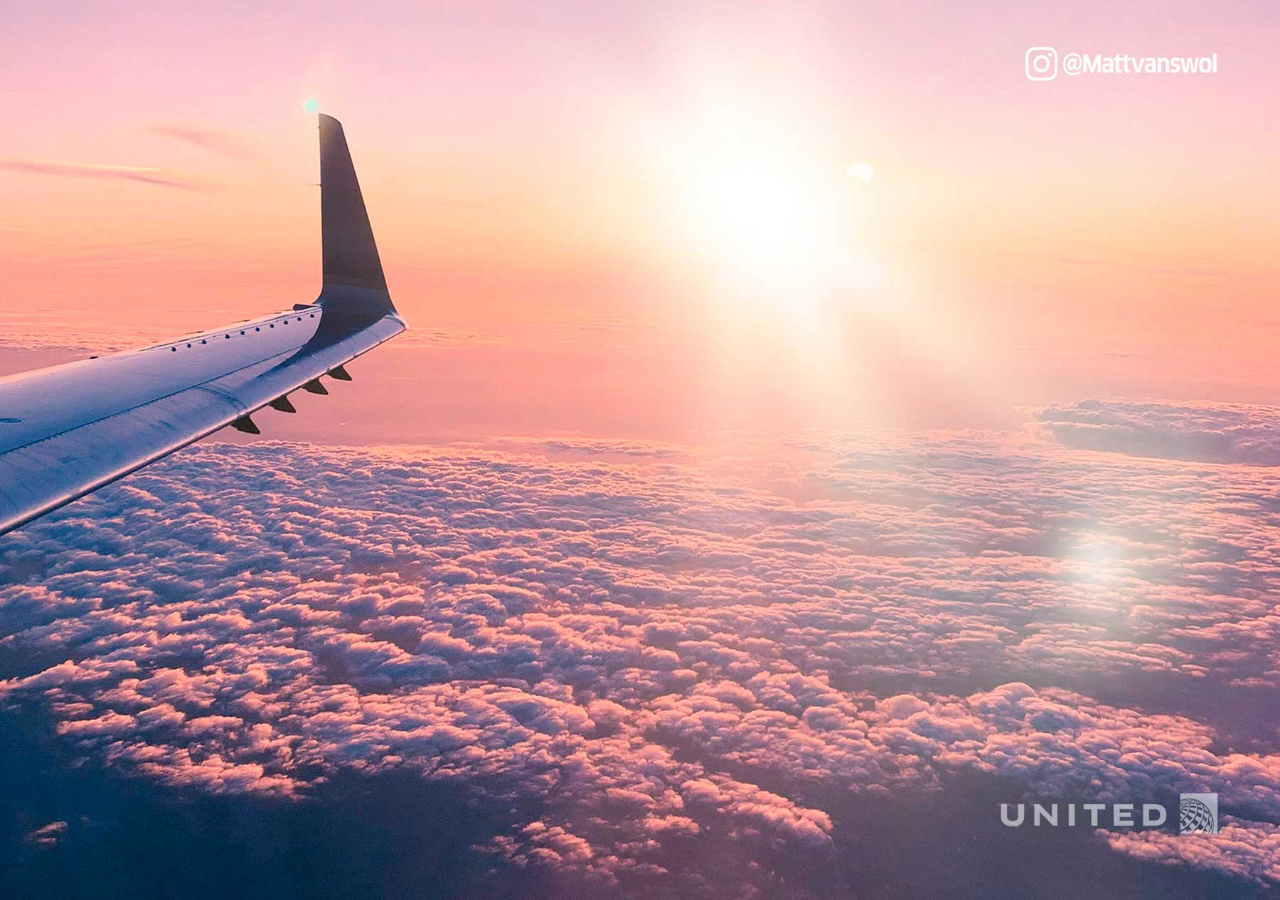
<file: index.html>
<html lang="en">
<head>
    <meta charset="UTF-8">
    <meta http-equiv="X-UA-Compatible" content="IE=edge">
    <meta name="viewport" content="width=device-width, initial-scale=1.0">
    <title>Registration : Simple Travel</title>
	<!-- I Like font awesome!-->
	<link rel="stylesheet" href="https://cdnjs.cloudflare.com/ajax/libs/font-awesome/4.7.0/css/font-awesome.min.css">
	<link href="styles.css" rel="stylesheet" type="text/css">
	<script src="https://ajax.googleapis.com/ajax/libs/jquery/3.5.1/jquery.min.js"></script>
    <script src="scripts.js" type="text/javascript"></script>
</head>
<body>

    <div id = "registration" class="form_wrapper">
		<div class="form_container">
		  <div class="title_container">
			<h1>Simple Travel </h1>
			<h2>Registration</h2>
		  </div>
		  <div class="row clearfix">
			<div class="">
				<!-- Found this technique for forms online:
						On submit, runs form validation function
						If fails (false), shows one or more error messages
						If succeeds (true) navigate to next page, tripPlanner.html
						POST : Very important or stores sensitive data (PASSWORD) in web url! -->
			  <form name="RegistrationForm" onsubmit="return validateRegistrationForm(); return false;" method="POST" action="tripPlanner.html">

				<!-- Removed the 'required' attribute from original template, so I could make my own validation-->  
				<!-- changed type from email to text from original template, so I could make my own validation-->
				<div class="row clearfix">

					<div class="col_half">
					  <div class="input_field"> <span><i aria-hidden="true" class="fa fa-user"></i></span>
						<input type="text" id="first_name" name="name" placeholder="First Name" />
					  </div>
					  <!-- ALL INVALID CLASS ERROR MESSAGES - Stay hidden unless fail validation-->
					  <p class="invalid invalid_entry_register" id="invalid_first_name" style="display:none;"></p>
					</div>

					<div class="col_half">
					  <div class="input_field"> <span><i aria-hidden="true" class="fa fa-user"></i></span>
						<input type="text" id="last_name" name="name" placeholder="Last Name" />
					  </div>
					  <p class="invalid invalid_entry_register" id="invalid_last_name" style="display:none;"></p>
					</div>
				</div> 

				<!--Auto changes to lower case on update-->
				<div class="input_field"> <span><i aria-hidden="true" class="fa fa-envelope"></i></span>
				<input type="text" id= "email" name="email" placeholder="Email"  onchange="toLower(this)"/>
				</div>
				<p class="invalid invalid_entry_register" id="invalid_email" style="display:none;"></p>

				

				<div class="input_field"> <span><i aria-hidden="true" class="fa fa-lock"></i></span>
				  <input type="password" id= "password1" name="password" placeholder="Password"/>
				</div>
				<p class="invalid invalid_entry_register" id="invalid_password1" style="display:none;"></p>

				<div class="input_field"> <span><i aria-hidden="true" class="fa fa-lock"></i></span>
				  <input type="password" id= "password2"  name="password" placeholder="Re-type Password" />
				</div>
				<p class="invalid invalid_entry_register" id="invalid_password2" style="display:none;"></p>

				  <div class="input_field checkbox_option">
					  <input type="checkbox" id="terms">
					  <label for="terms">I agree with terms and conditions</label>
				  </div>
				  <p class="invalid invalid_entry_register" id="invalid_terms" style="display:none;"> </p>

				  <div class="input_field checkbox_option">
					  <input type="checkbox" id="newsletter" >
					  <label for="newsletter">I want to receive the newsletter</label>
				  </div>
				<input class="button" type="submit" value="Register"/>
			  </form>
			</div>
		  </div>
		</div>
	  </div>

</body>
</html>
</file>
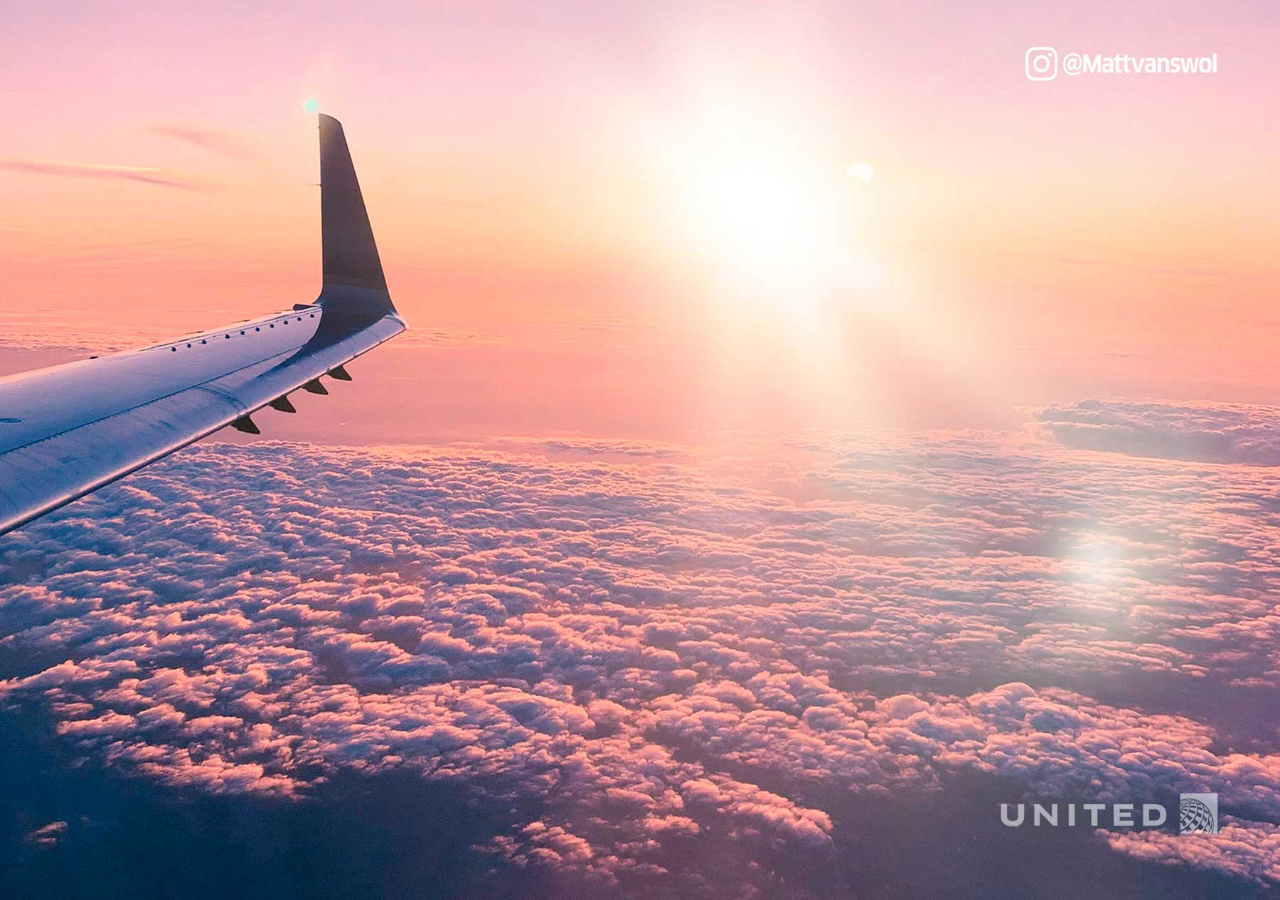
<file: success.html>
<html lang="en">
<head>
    <meta charset="UTF-8">
    <meta http-equiv="X-UA-Compatible" content="IE=edge">
    <meta name="viewport" content="width=device-width, initial-scale=1.0">
    <title>Registration : Simple Travel</title>
	  <link rel="stylesheet" href="https://cdnjs.cloudflare.com/ajax/libs/font-awesome/4.7.0/css/font-awesome.min.css">
	  <link href="styles.css" rel="stylesheet" type="text/css">
	  <script src="https://ajax.googleapis.com/ajax/libs/jquery/3.5.1/jquery.min.js"></script>
    <script src="scripts.js" type="text/javascript"></script>
</head>
<body>

    <!-- Changed this to a div, while keeping the same css-->
    <div id = "success" class="form_wrapper">
		<div class="form_container">
		  <div class="title_container">
            <h1>Simple Travel </h1>
			<h2></h2>
		  </div>
		  <div class="row clearfix">
			<div class="">

			  <div name="SuccessForm">

                <!-- Text Fields here are populated from various data collected on 2 previous pages
                See Scrips-->
                <div class="row " style="text-align: center;">
                    <h3 id = "success_message1"></h3> 
                </div>
                <br/>

                <div class="row " style="text-align: center;">
                    <h3 id = "success_message2"></h3> 
                </div>

                <div class="separator"></div>

                <div class="row" style="text-align: center;">
                    <p> Thank you and have a nice day</p>
                </div >

              </div>
			</div>
		  </div>
		</div>
	  </div>


    <!-- Run this code on page load. See scripts -->
      <script type="text/javascript">
        window.addEventListener("load", function(){
          runSucess();
        });
    </script>
</body>
</html>
</file>
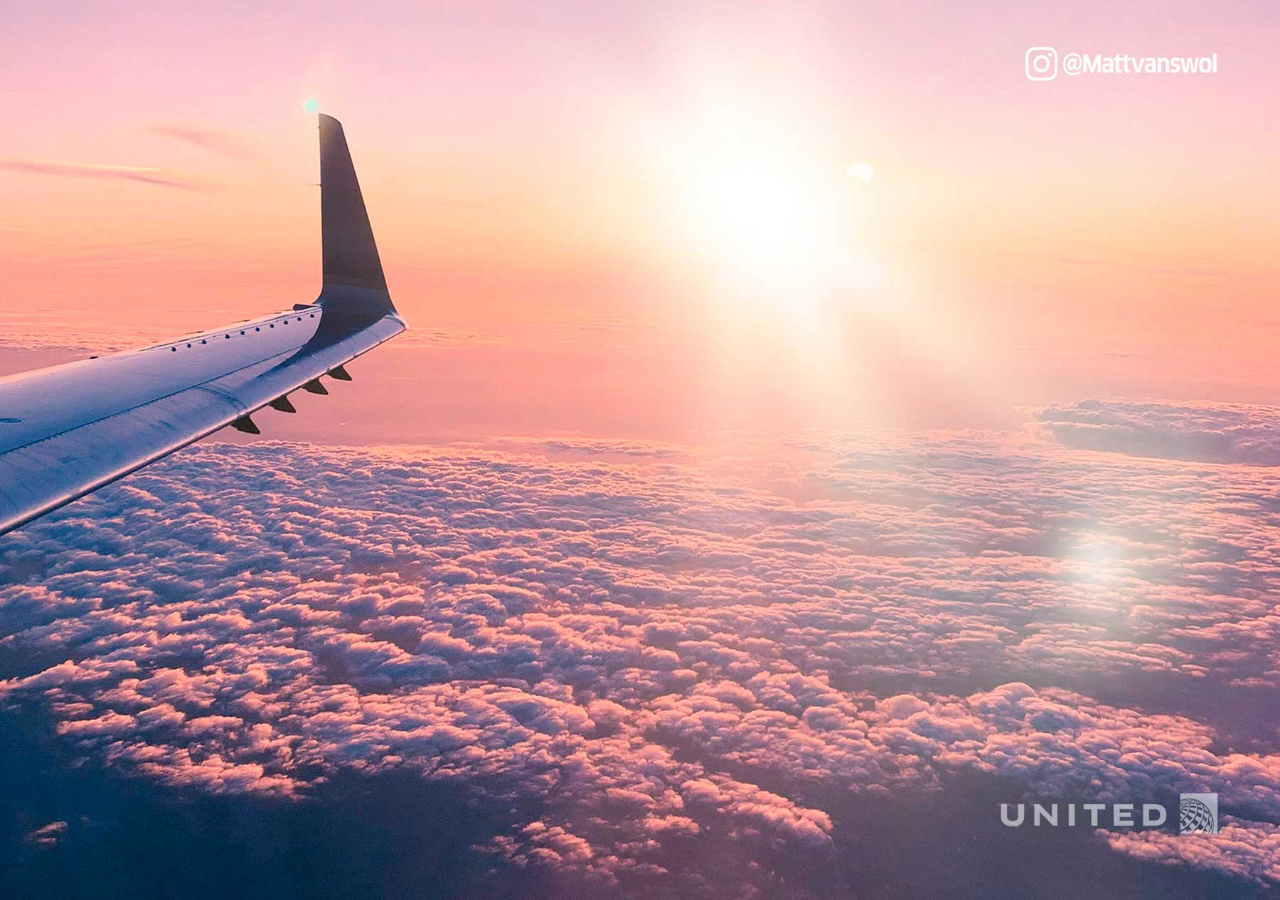
<file: tripPlanner.html>
<html lang="en">
<head>
    <meta charset="UTF-8">
    <meta http-equiv="X-UA-Compatible" content="IE=edge">
    <meta name="viewport" content="width=device-width, initial-scale=1.0">
    <title>Trip Planner : Simple Travel</title>
	<link rel="stylesheet" href="https://cdnjs.cloudflare.com/ajax/libs/font-awesome/4.7.0/css/font-awesome.min.css">
	<link href="styles.css" rel="stylesheet" type="text/css">
	<script src="https://ajax.googleapis.com/ajax/libs/jquery/3.5.1/jquery.min.js"></script>
    <script src="scripts.js" type="text/javascript"></script>
</head>
<body>


    <div id = "planning" class="form_wrapper">
		<div class="form_container">
		  <div class="title_container">
            <h1>Simple Travel </h1>
			<h2>Trip Planner </h2>
		  </div>
		  <div class="row clearfix">
			<div class="">

			  <form name="PlaningForm" onsubmit="return validatePlanningForm(); return false;" method="POST" action="success.html">
                <div class="row ">

                    <div class="col_half">
                        <h2 id = "greeting_message"></h2> 
                    </div>
                    <div class="col_half">
                        <div class="input_field select_option">
                            <!--Changes background on update-->
                            <select onchange="changeAdventure()" id=adventure>
                                <option name= "travel" value = 0> Select an Adventure</option>
                                <option name= "tropical" value = 1> Tropical</option>
                                <option name= "frozen" value = 2> Frozen</option>
                                <option name= "beachy" value = 3> Beachy</option>
                                <option name= "temperate" value = 4> Temperate</option>
                                <option name= "mountany" value = 5> Mountany</option>
                                <option name= "desert" value = 6> Desert</option>
                            </select>
                            <div class="select_arrow"></div>
                        </div>
                    </div>
                </div>

                
                <h3>Base </h3>
                <div class="row clearfix">
                    <p class="invalid invalid_entry_plan" id="invalid_base_cost" style="display:none;"></p>
                    
                    <div class="col_third">
                        <div class="input_field"> <span><i aria-hidden="true" class="fa fa-user"></i></span>
                            <input type="number" id= "adult" name="adult" placeholder="Number of Adults" oninput="calculateBase()"/>
                        </div>
                    </div>
                    <div class="col_third">
                        <div class="input_field"> <span><i aria-hidden="true" class="fa fa-child"></i></span>
                            <input type="number" id= "child" name="child" placeholder="Number of Children" oninput="calculateBase()" />
                        </div>
                    </div>
                    <div class="col_third">
                        <div class="input_field"> <span><i aria-hidden="true" class="fa fa-bed"></i></span>
                            <input type="number" id= "room" name="room" placeholder="Number of Rooms" oninput="calculateBase()" />
                        </div>
                    </div>
                    <div class=sub_total>
                        
                        <h4 id="base_cost">Base Cost: $0.00</h4>
                    </div>
                </div>

                <h3>Options </h3>
                <!-- Options are a Multiplier that are affected to the Base cost to calculate total cost-->
                <div class="row clearfix">
                    <p class="invalid invalid_entry_plan" id="invalid_option_modifier" style="display:none;"></p>
                    <div class="col_half">
                        <div class="input_field select_option">
                            <select onchange="calculateOption()" id=duration>
                                <option value = 0> Select a Duration</option>
                                <option value = 1> 1 Week ( 1 X Base Cost)</option>
                                <option value = 2> 2 Week ( 2 X Base Cost)</option>
                                <option value = 3> 3 Week ( 3 X Base Cost)</option>
                                <option value = 4> 4 Week ( 4 X Base Cost)</option>
                            </select>
                            <div class="select_arrow"></div>
                        </div>
                    </div>
                    <div class="col_half">
                        <div class="input_field select_option">
                            <select onchange="calculateOption()" id="service">
                                <option value = 0> Select a Service</option>
                                <option value = 1> 3 Stars ( 1 X Base Cost)</option>
                                <option value = 1.5> 4 Stars ( 1.5 X Base Cost)</option>
                                <option value = 3> 5 Stars ( 3 X Base Cost)</option>
                            </select>
                            <div class="select_arrow"></div>
                        </div>
                    </div>

                    <div class=sub_total>
                        <h4 id = "option_modifier">Options Modifier: X 0</h4>
                    </div>
                </div>

                <!-- Extras single items added to total cost
                    //USING HTML NAME ATTRIBUTE TO STORE ITEM COSTS!!!!!
                    // Not a solution I would use in a real project (didactic purposes only)
                    // using a database, price data would be stored in an appropriate fiels.-->

                <h3>Extras</h3>
                <div id = "extra_container" class="row clearfix">


                    <!--- Changed my mind
                        Extra Checkboxes are now created dynamically on load from a function and data from the scripts page.
                        Other than the data being local, this is much closer to how a modern website functions.
                        One down side: Their value (checked, not checked) are not stored when reloading the page
                        Unlike the other fields-->

                    <!--
                    <div class="col_third">
                        <div class="input_field checkbox_option">
                            <input name="475.95" class= "extra" type="checkbox" id="car" onchange="calculateExtra(this.id)">
                            <label for="car">Car Rental ( $475.95)</label>
                        </div>
                    </div>
                    <div class="col_third">
                        <div class="input_field checkbox_option">
                            <input name="905.75" class= "extra" type="checkbox" id="1st_class" onchange="calculateExtra()">
                            <label for="1st_class">1st Class Flight ( $905.75)</label>
                        </div>
                    </div>
                    <div class="col_third">
                        <div class="input_field checkbox_option">
                            <input name="237.95" class= "extra" type="checkbox" id="golf" onchange="calculateExtra()">
                            <label for="golf">Golf Course  ( $237.95)</label>
                        </div>
                    </div>
                    <div class="col_third">
                        <div class="input_field checkbox_option">
                            <input name="205.55" class= "extra" type="checkbox" id="kitchen" onchange="calculateExtra()">
                            <label for="kitchen">Private Kitchen ( $205.55)</label>
                        </div>
                    </div>
                    <div class="col_third">
                        <div class="input_field checkbox_option">
                            <input name="2055.95" class= "extra" type="checkbox" id="vip" onchange="calculateExtra()">
                            <label for="vip">VIP Access ( $2055.95)</label>
                        </div>
                    </div>
                    <div class="col_third">
                        <div class="input_field checkbox_option">
                            <input name="325.25" class= "extra" type="checkbox" id="tour" onchange="calculateExtra()">
                            <label for="tour">Guided Tour ( $325.25)</label>
                        </div>
                    </div>-->

                </div>
                <div class=sub_total>
                    <h4 id = "extra_cost">Extra Cost: $0.00</h4>
                </div>

                <div class="separator"></div>

                
                <div class="row clearfix">

                        <div class=sub_total>
                            <h3 id = "total_cost">Total Cost: $0.00</h3>
                        </div>

                </div>
                <div class="row clearfix">

                <div id= "plan_div">
                    <input id = "plan_button" class="button" type="submit" value="Plan"/>
                </div>
                </div>

				
			  </form>
			</div>
		  </div>
		</div>
	  </div>


      <script type="text/javascript">
        window.addEventListener("load", function(){
            runTripPlanner();
        });
     </script>
    </body>
</html>
</file>
<file: styles.css>
body {
  font-family: Verdana, Geneva, sans-serif;
  font-size: 14px;
  background: url("img/travel.jpg") no-repeat fixed center;
  background-size: 100% 100%;
}

.clearfix:after {
  content: "";
  display: block;
  clear: both;
  visibility: hidden;
  height: 0;
}

.form_wrapper {
  background: #fff;
  max-width: 100%;
  -webkit-box-sizing: border-box;
          box-sizing: border-box;
  padding: 25px;
  border-radius: 8px;
  position: relative;
  z-index: 1;
  border-top: 5px solid #1a30f5;
  -webkit-box-shadow: 0 0 3px rgba(0, 0, 0, 0.1);
  box-shadow: 0 0 3px rgba(0, 0, 0, 0.1);
  -webkit-transform-origin: 50% 50%;
  transform-origin: 50% 50%;
  -webkit-transform: scale3d(1, 1, 1);
  transform: scale3d(1, 1, 1);
  -webkit-transition: none;
  transition: none;
  -webkit-animation: expand 1s 0.4s ease-in forwards;
  animation: expand 1s 0.4s ease-in forwards;
  opacity: 0;
}

.form_wrapper h2 {
  font-size: 1.5em;
  line-height: 1.5em;
  margin: 0;
}

.form_wrapper .title_container {
  text-align: center;
  padding-bottom: 15px;
}

.form_wrapper h3 {
  font-size: 1.2em;
  line-height: 1.5em;
  margin: 0;
}

.form_wrapper label {
  font-size: 12px;
}

.form_wrapper .row {
  margin: 10px -15px;
}

.form_wrapper .row > div {
  padding: 0 15px;
  -webkit-box-sizing: border-box;
          box-sizing: border-box;
}

.form_wrapper .col_half {
  width: 50%;
  float: left;
}

.form_wrapper .col_third {
  width: 33.3%;
  float: left;
}

.form_wrapper .input_field {
  position: relative;
  margin-bottom: 20px;
  -webkit-animation: bounce 3s  ease-in;
  animation: bounce 3s  ease-in;
}

.form_wrapper .input_field > span {
  position: absolute;
  left: 0;
  top: 0;
  color: #222;
  height: 100%;
  border-right: 1px solid #cccccc;
  text-align: center;
  width: 30px;
}

.form_wrapper .input_field > span > i {
  padding-top: 10px;
}

.form_wrapper .textarea_field > span > i {
  padding-top: 10px;
}

.form_wrapper input[type="text"], .form_wrapper input[type="number"], .form_wrapper input[type="email"], .form_wrapper input[type="password"] {
  width: 100%;
  padding: 8px 10px 9px 35px;
  height: 35px;
  border: 1px solid #cccccc;
  -webkit-box-sizing: border-box;
          box-sizing: border-box;
  outline: none;
  -webkit-transition: all 0.30s ease-in-out;
  transition: all 0.30s ease-in-out;
}

.form_wrapper input[type="text"]:hover, .form_wrapper input[type="number"]:hover, .form_wrapper input[type="email"]:hover, .form_wrapper input[type="password"]:hover {
  background: #fafafa;
}

.form_wrapper input[type="text"]:focus, .form_wrapper input[type="number"]:focus, .form_wrapper input[type="email"]:focus, .form_wrapper input[type="password"]:focus {
  -webkit-box-shadow: 0 0 2px 1px rgba(255, 169, 0, 0.5);
  box-shadow: 0 0 2px 1px rgba(255, 169, 0, 0.5);
  border: 1px solid #1a30f5;
  background: #fafafa;
}

.form_wrapper input[type="submit"] {
  background: #1a30f5;
  height: 35px;
  line-height: 35px;
  width: 100%;
  border: none;
  outline: none;
  cursor: pointer;
  color: #fff;
  font-size: 1.1em;
  margin-bottom: 10px;
  -webkit-transition: all 0.30s ease-in-out;
  transition: all 0.30s ease-in-out;
}

.form_wrapper input[type="submit"]:hover {
  background: #0a20e1;
}

.form_wrapper input[type="submit"]:focus {
  background: #0a20e1;
}

.form_wrapper input[type="checkbox"], .form_wrapper input[type="radio"] {
  border: 0;
  clip: rect(0 0 0 0);
  height: 1px;
  margin: -1px;
  overflow: hidden;
  padding: 0;
  position: absolute;
  width: 1px;
}

.form_container .row .col_half.last {
  border-left: 1px solid #cccccc;
}

.checkbox_option label {
  margin-right: 1em;
  position: relative;
}

.checkbox_option label:before {
  content: "";
  display: inline-block;
  width: 0.5em;
  height: 0.5em;
  margin-right: 0.5em;
  vertical-align: -2px;
  border: 2px solid #cccccc;
  padding: 0.12em;
  background-color: transparent;
  background-clip: content-box;
  -webkit-transition: all 0.2s ease;
  transition: all 0.2s ease;
}

.checkbox_option label:after {
  border-right: 2px solid #000000;
  border-top: 2px solid #000000;
  content: "";
  height: 20px;
  left: 2px;
  position: absolute;
  top: 7px;
  -webkit-transform: scaleX(-1) rotate(135deg);
          transform: scaleX(-1) rotate(135deg);
  -webkit-transform-origin: left top;
          transform-origin: left top;
  width: 7px;
  display: none;
}

.checkbox_option input:hover + label:before {
  border-color: #000000;
}

.checkbox_option input:checked + label:before {
  border-color: #000000;
}

.checkbox_option input:checked + label:after {
  -webkit-animation: check 0.8s ease 0s running;
  animation: check 0.8s ease 0s running;
  display: block;
  width: 7px;
  height: 20px;
  border-color: #000000;
}

.radio_option label {
  margin-right: 1em;
}

.radio_option label:before {
  content: "";
  display: inline-block;
  width: 0.5em;
  height: 0.5em;
  margin-right: 0.5em;
  border-radius: 100%;
  vertical-align: -3px;
  border: 2px solid #cccccc;
  padding: 0.15em;
  background-color: transparent;
  background-clip: content-box;
  -webkit-transition: all 0.2s ease;
  transition: all 0.2s ease;
}

.radio_option input:hover + label:before {
  border-color: #000000;
}

.radio_option input:checked + label:before {
  background-color: #000000;
  border-color: #000000;
}

.select_option {
  position: relative;
  width: 100%;
}

.select_option select {
  display: inline-block;
  width: 100%;
  height: 35px;
  padding: 0px 15px;
  cursor: pointer;
  color: #333;
  border: 1px solid #cccccc;
  border-radius: 0;
  background: #fff;
  appearance: none;
  -webkit-appearance: none;
  -moz-appearance: none;
  -webkit-transition: all 0.2s ease;
  transition: all 0.2s ease;
}

.select_option select::-ms-expand {
  display: none;
}

.select_option select:hover, .select_option select:focus {
  color: #000000;
  background: #fafafa;
  border-color: #000000;
  outline: none;
}

.select_arrow {
  position: absolute;
  top: calc(50% - 4px);
  right: 15px;
  width: 0;
  height: 0;
  pointer-events: none;
  border-width: 8px 5px 0 5px;
  border-style: solid;
  border-color: #7b7b7b transparent transparent transparent;
}

.select_option select:hover + .select_arrow, .select_option select:focus + .select_arrow {
  border-top-color: #000000;
}

.credit {
  position: relative;
  z-index: 1;
  text-align: center;
  padding: 15px;
  color: #1a30f5;
}

.credit a {
  color: #0a20e1;
}

@-webkit-keyframes check {
  0% {
    height: 0;
    width: 0;
  }
  25% {
    height: 0;
    width: 7px;
  }
  50% {
    height: 20px;
    width: 7px;
  }
}

@keyframes check {
  0% {
    height: 0;
    width: 0;
  }
  25% {
    height: 0;
    width: 7px;
  }
  50% {
    height: 20px;
    width: 7px;
  }
}

/*
@-webkit-keyframes expand { 
	0% { -webkit-transform: scale3d(1,0,1); opacity:0; }
	25% { -webkit-transform: scale3d(1,1.2,1); }
	50% { -webkit-transform: scale3d(1,0.85,1); }
	75% { -webkit-transform: scale3d(1,1.05,1); }
	100% { -webkit-transform: scale3d(1,1,1);  opacity: 0.8;  }
}

@keyframes expand { 
	0% { -webkit-transform: scale3d(1,0,1); transform: scale3d(1,0,1);  opacity:0; }
	25% { -webkit-transform: scale3d(1,1.2,1); transform: scale3d(1,1.2,1); }
	50% { -webkit-transform: scale3d(1,0.85,1); transform: scale3d(1,0.85,1); }
	75% { -webkit-transform: scale3d(1,1.05,1); transform: scale3d(1,1.05,1); }
	100% { -webkit-transform: scale3d(1,1,1); transform: scale3d(1,1,1);  opacity: 0.8;  }
}


@-webkit-keyframes bounce { 
	0% { -webkit-transform: translate3d(0,-25px,0); opacity:0; }
	25% { -webkit-transform: translate3d(0,10px,0); }
	50% { -webkit-transform: translate3d(0,-6px,0); }
	75% { -webkit-transform: translate3d(0,2px,0); }
	100% { -webkit-transform: translate3d(0,0,0); opacity: 1; }
}

@keyframes bounce { 
	0% { -webkit-transform: translate3d(0,-25px,0); transform: translate3d(0,-25px,0); opacity:0; }
	25% { -webkit-transform: translate3d(0,10px,0); transform: translate3d(0,10px,0); }
	50% { -webkit-transform: translate3d(0,-6px,0); transform: translate3d(0,-6px,0); }
	75% { -webkit-transform: translate3d(0,2px,0); transform: translate3d(0,2px,0); }
	100% { -webkit-transform: translate3d(0,0,0); transform: translate3d(0,0,0); opacity: 1; }
}

*/
@-webkit-keyframes expand {
  0% {
    opacity: 0;
  }
  100% {
    opacity: 0.8;
  }
}

@keyframes expand {
  0% {
    opacity: 0;
  }
  100% {
    opacity: 0.8;
  }
}

@-webkit-keyframes bounce {
  0% {
    opacity: 0;
  }
  100% {
    opacity: 1;
  }
}

@keyframes bounce {
  0% {
    opacity: 0;
  }
  100% {
    opacity: 1;
  }
}

@media (max-width: 800px) {
  .form_wrapper .col_half {
    width: 100%;
    float: none;
  }
  .form_wrapper .col_third {
    width: 100%;
    float: none;
  }
  .bottom_row .col_half {
    width: 50%;
    float: left;
  }
  .form_container .row .col_half.last {
    border-left: none;
  }
  .remember_me {
    padding-bottom: 20px;
  }
}

.invalid_entry_register, .invalid_entry_plan {
  font-style: italic;
  font-size: 0.9em;
  color: red;
}

.invalid_entry_register {
  margin: -18px 5px 12px 0px;
}

.invalid_entry_plan {
  margin: -10px 0px 8px 15px;
}

#registration {
  width: 400px;
  margin: 9% auto 5%;
}

#planning {
  width: 800px;
  margin: 5% auto 0%;
}

#success {
  width: 650px;
  margin: 13% auto 5%;
}

.sub_total {
  display: block;
  margin-top: -15px;
  text-align: right;
}

.separator {
  border: none;
  border-top: 1px dotted #1a30f5;
  color: #fff;
  background-color: #fff;
  margin: 20px 5px 30px 5px;
}

#plan_div {
  width: 50%;
  margin: auto;
}
/*# sourceMappingURL=styles.css.map */
</file>
